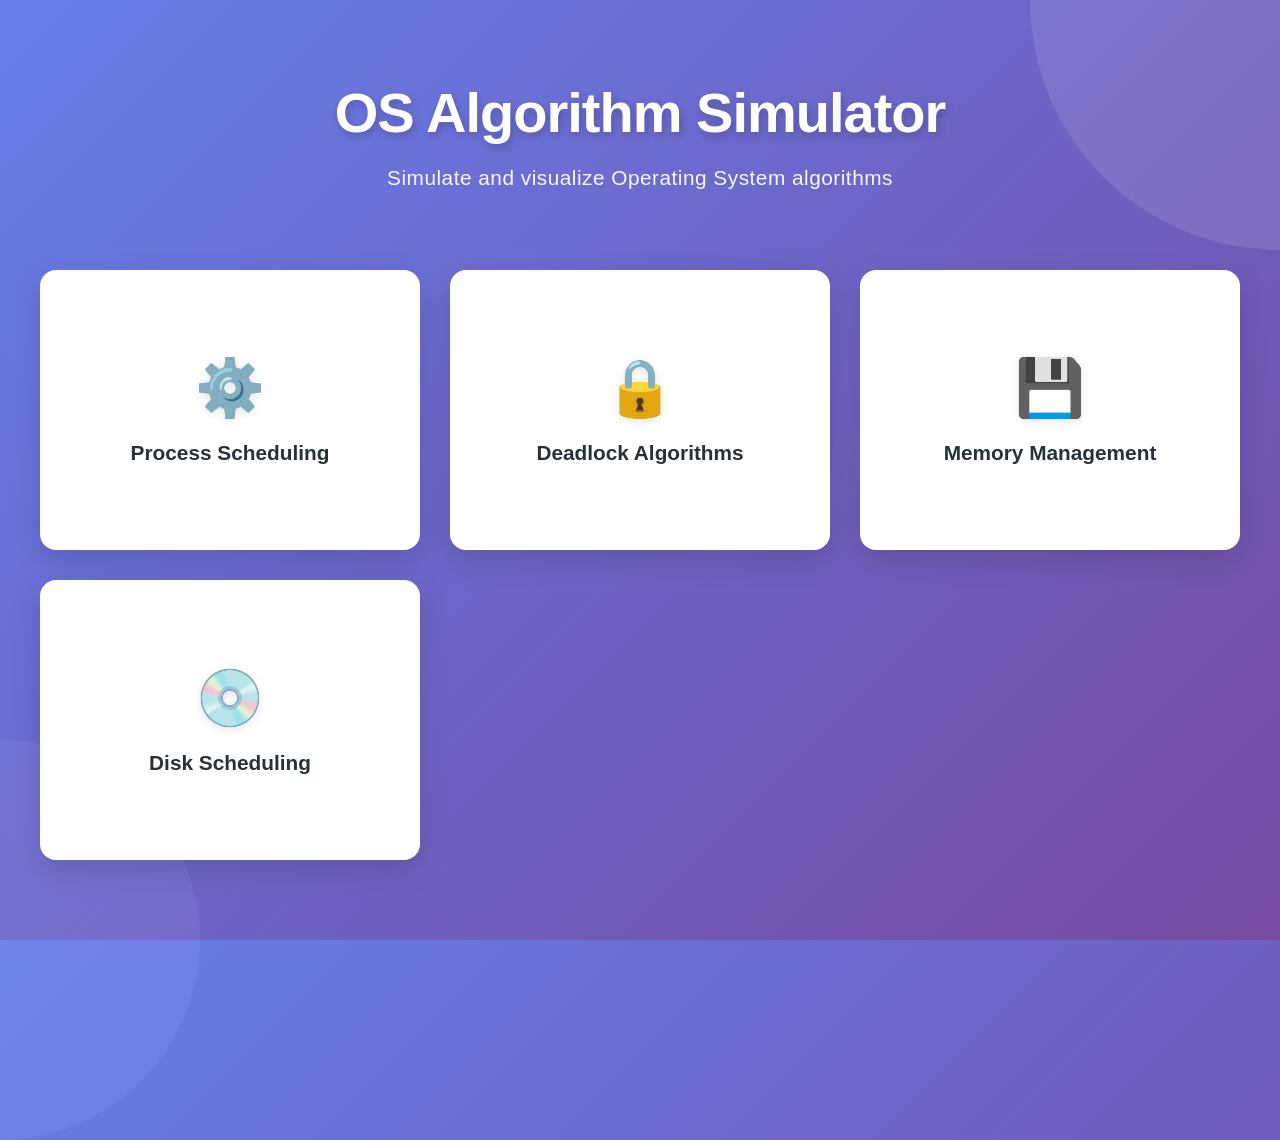
<file: index.html>
<!DOCTYPE html>
<html lang="en">
<head>
    <meta charset="UTF-8">
    <meta name="viewport" content="width=device-width, initial-scale=1.0">
    <title>OS Algorithm Simulator</title>
    <link rel="stylesheet" href="css/style.css">
</head>

<body class="home-page">

<div class="hero">
    <h1>OS Algorithm Simulator</h1>
    <p>Simulate and visualize Operating System algorithms</p>
</div>

<div class="card-section">
    <div class="container">
        <a href="pages/process.html" class="card">
            <span class="card-icon">⚙️</span>
            <span class="card-title">Process Scheduling</span>
            <span class="card-arrow">→</span>
        </a>
        <a href="pages/deadlock.html" class="card">
            <span class="card-icon">🔒</span>
            <span class="card-title">Deadlock Algorithms</span>
            <span class="card-arrow">→</span>
        </a>
        <a href="pages/memory.html" class="card">
            <span class="card-icon">💾</span>
            <span class="card-title">Memory Management</span>
            <span class="card-arrow">→</span>
        </a>
        <a href="pages/disk.html" class="card">
            <span class="card-icon">💿</span>
            <span class="card-title">Disk Scheduling</span>
            <span class="card-arrow">→</span>
        </a>
    </div>
</div>

</body>
</html>
</file>
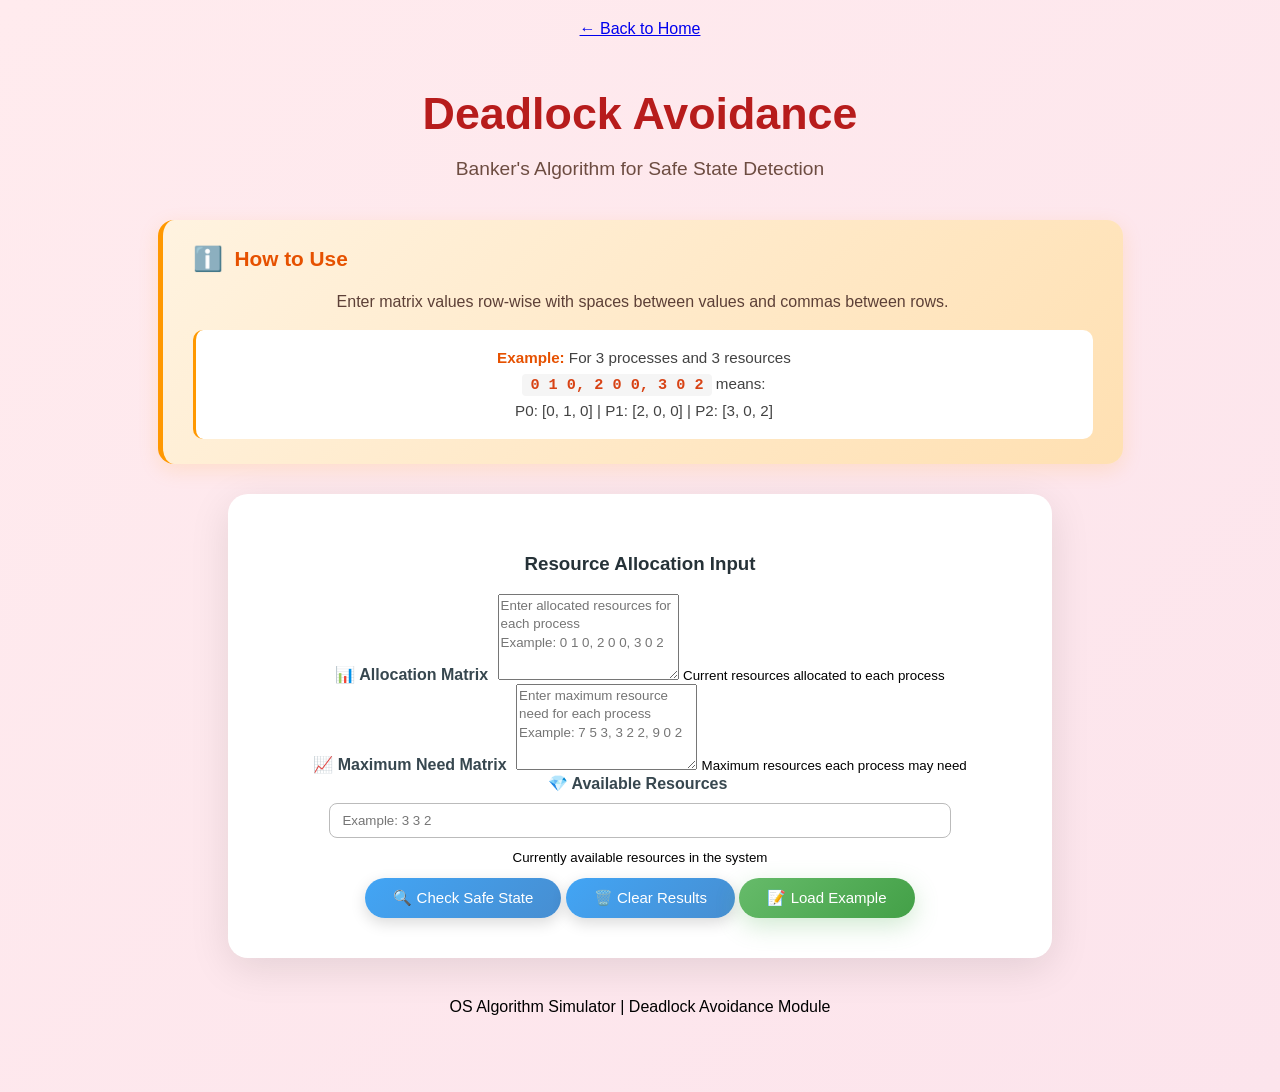
<file: pages/deadlock.html>
<!DOCTYPE html>
<html lang="en">
<head>
    <meta charset="UTF-8">
    <meta name="viewport" content="width=device-width, initial-scale=1.0">
    <title>Deadlock – Banker's Algorithm</title>
    <link rel="stylesheet" href="../css/style.css">
</head>

<body class="deadlock-page">

<!-- Navigation -->
<nav class="top-nav">
    <a href="../index.html" class="nav-link">← Back to Home</a>
</nav>

<!-- Hero Section -->
<div class="hero">
    <h2>Deadlock Avoidance</h2>
    <p>Banker's Algorithm for Safe State Detection</p>
</div>

<!-- Information Card -->
<div class="info-card">
    <div class="info-header">
        <span class="info-icon">ℹ️</span>
        <h3>How to Use</h3>
    </div>
    <p>Enter matrix values row-wise with spaces between values and commas between rows.</p>
    <div class="example-box">
        <strong>Example:</strong> For 3 processes and 3 resources<br>
        <code>0 1 0, 2 0 0, 3 0 2</code> means:<br>
        P0: [0, 1, 0] | P1: [2, 0, 0] | P2: [3, 0, 2]
    </div>
</div>

<!-- Input Form -->
<div class="form-card">
    <h3 class="section-title">Resource Allocation Input</h3>
    
    <div class="form-section">
        <div class="input-group">
            <label for="allocation">
                <span class="label-icon">📊</span>
                Allocation Matrix
            </label>
            <textarea id="allocation" class="input-field textarea-field" rows="3" placeholder="Enter allocated resources for each process
Example: 0 1 0, 2 0 0, 3 0 2"></textarea>
            <small class="input-hint">Current resources allocated to each process</small>
        </div>

        <div class="input-group">
            <label for="max">
                <span class="label-icon">📈</span>
                Maximum Need Matrix
            </label>
            <textarea id="max" class="input-field textarea-field" rows="3" placeholder="Enter maximum resource need for each process
Example: 7 5 3, 3 2 2, 9 0 2"></textarea>
            <small class="input-hint">Maximum resources each process may need</small>
        </div>

        <div class="input-group">
            <label for="available">
                <span class="label-icon">💎</span>
                Available Resources
            </label>
            <input id="available" type="text" class="input-field" placeholder="Example: 3 3 2">
            <small class="input-hint">Currently available resources in the system</small>
        </div>
    </div>

    <div class="button-group">
        <button onclick="simulateBanker()" class="btn btn-primary">
            <span class="btn-icon">🔍</span>
            Check Safe State
        </button>
        <button onclick="clearResults()" class="btn btn-secondary">
            <span class="btn-icon">🗑️</span>
            Clear Results
        </button>
        <button onclick="loadExample()" class="btn btn-tertiary">
            <span class="btn-icon">📝</span>
            Load Example
        </button>
    </div>
</div>

<!-- Results Section -->
<div id="results-section">
    <div id="output"></div>
</div>

<!-- Footer -->
<footer class="page-footer">
    <p>OS Algorithm Simulator | Deadlock Avoidance Module</p>
</footer>

<script src="../js/deadlock.js"></script>
<script>
function clearResults() {
    document.getElementById('output').innerHTML = '';
}

function loadExample() {
    document.getElementById('allocation').value = '0 1 0, 2 0 0, 3 0 2';
    document.getElementById('max').value = '7 5 3, 3 2 2, 9 0 2';
    document.getElementById('available').value = '3 3 2';
}
</script>

</body>
</html>
</file>
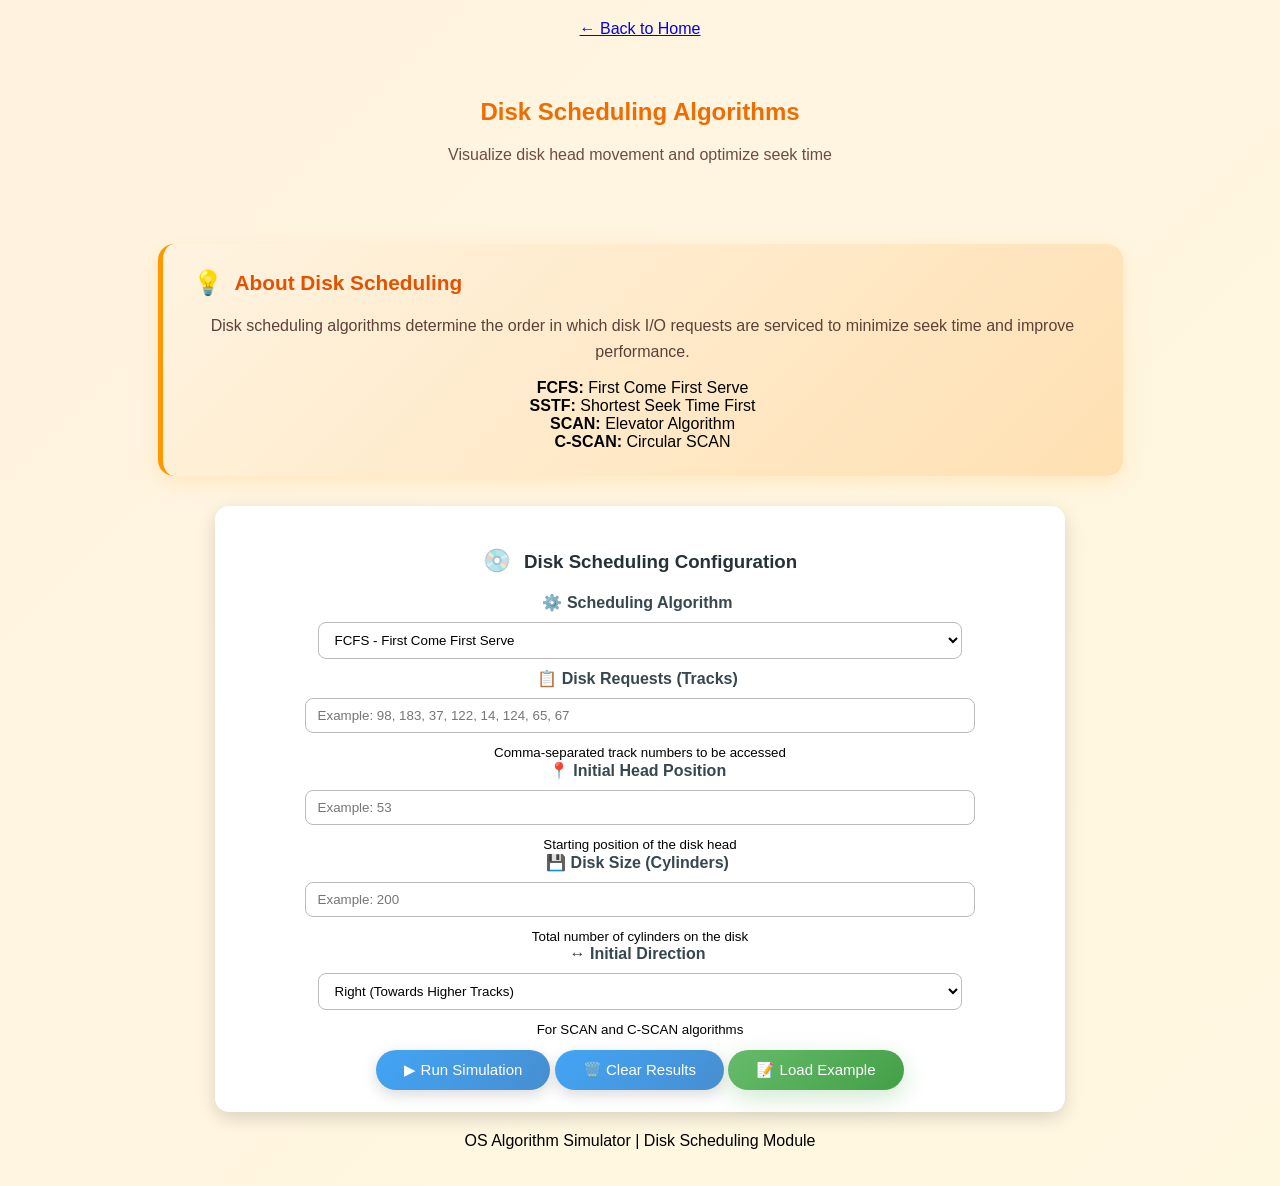
<file: pages/disk.html>
<!DOCTYPE html>
<html lang="en">
<head>
    <meta charset="UTF-8">
    <meta name="viewport" content="width=device-width, initial-scale=1.0">
    <title>Disk Scheduling</title>
    <link rel="stylesheet" href="../css/style.css">
</head>

<body class="disk-page">

<!-- Navigation -->
<nav class="top-nav">
    <a href="../index.html" class="nav-link">← Back to Home</a>
</nav>

<!-- Hero Section -->
<div class="hero">
    <h2>Disk Scheduling Algorithms</h2>
    <p>Visualize disk head movement and optimize seek time</p>
</div>

<!-- Information Card -->
<div class="info-card disk-info">
    <div class="info-header">
        <span class="info-icon">💡</span>
        <h3>About Disk Scheduling</h3>
    </div>
    <p>Disk scheduling algorithms determine the order in which disk I/O requests are serviced to minimize seek time and improve performance.</p>
    <div class="algo-grid">
        <div class="algo-item">
            <strong>FCFS:</strong> First Come First Serve
        </div>
        <div class="algo-item">
            <strong>SSTF:</strong> Shortest Seek Time First
        </div>
        <div class="algo-item">
            <strong>SCAN:</strong> Elevator Algorithm
        </div>
        <div class="algo-item">
            <strong>C-SCAN:</strong> Circular SCAN
        </div>
    </div>
</div>

<!-- Input Form -->
<div class="form-card">
    <h3 class="section-title">
        <span class="title-icon">💿</span>
        Disk Scheduling Configuration
    </h3>
    
    <div class="form-section">
        <div class="input-group">
            <label for="diskAlgo">
                <span class="label-icon">⚙️</span>
                Scheduling Algorithm
            </label>
            <select id="diskAlgo" class="input-field">
                <option value="fcfs">FCFS - First Come First Serve</option>
                <option value="sstf">SSTF - Shortest Seek Time First</option>
                <option value="scan">SCAN - Elevator Algorithm</option>
                <option value="cscan">C-SCAN - Circular SCAN</option>
            </select>
        </div>

        <div class="input-row">
            <div class="input-group">
                <label for="requests">
                    <span class="label-icon">📋</span>
                    Disk Requests (Tracks)
                </label>
                <input id="requests" type="text" class="input-field" placeholder="Example: 98, 183, 37, 122, 14, 124, 65, 67">
                <small class="input-hint">Comma-separated track numbers to be accessed</small>
            </div>

            <div class="input-group">
                <label for="head">
                    <span class="label-icon">📍</span>
                    Initial Head Position
                </label>
                <input id="head" type="number" class="input-field" placeholder="Example: 53" min="0">
                <small class="input-hint">Starting position of the disk head</small>
            </div>
        </div>

        <div class="input-row">
            <div class="input-group">
                <label for="diskSize">
                    <span class="label-icon">💾</span>
                    Disk Size (Cylinders)
                </label>
                <input id="diskSize" type="number" class="input-field" placeholder="Example: 200" min="1">
                <small class="input-hint">Total number of cylinders on the disk</small>
            </div>

            <div class="input-group">
                <label for="direction">
                    <span class="label-icon">↔️</span>
                    Initial Direction
                </label>
                <select id="direction" class="input-field">
                    <option value="right">Right (Towards Higher Tracks)</option>
                    <option value="left">Left (Towards Lower Tracks)</option>
                </select>
                <small class="input-hint">For SCAN and C-SCAN algorithms</small>
            </div>
        </div>
    </div>

    <div class="button-group">
        <button onclick="simulateDisk()" class="btn btn-primary">
            <span class="btn-icon">▶</span>
            Run Simulation
        </button>
        <button onclick="clearResults()" class="btn btn-secondary">
            <span class="btn-icon">🗑️</span>
            Clear Results
        </button>
        <button onclick="loadExample()" class="btn btn-tertiary">
            <span class="btn-icon">📝</span>
            Load Example
        </button>
    </div>
</div>

<!-- Results Section -->
<div id="results-section">
    <div id="output"></div>
</div>

<!-- Footer -->
<footer class="page-footer">
    <p>OS Algorithm Simulator | Disk Scheduling Module</p>
</footer>

<script src="../js/disk.js"></script>
<script>
function clearResults() {
    document.getElementById('output').innerHTML = '';
}

function loadExample() {
    document.getElementById('requests').value = '98, 183, 37, 122, 14, 124, 65, 67';
    document.getElementById('head').value = '53';
    document.getElementById('diskSize').value = '200';
    document.getElementById('direction').value = 'right';
}
</script>

</body>
</html>
</file>
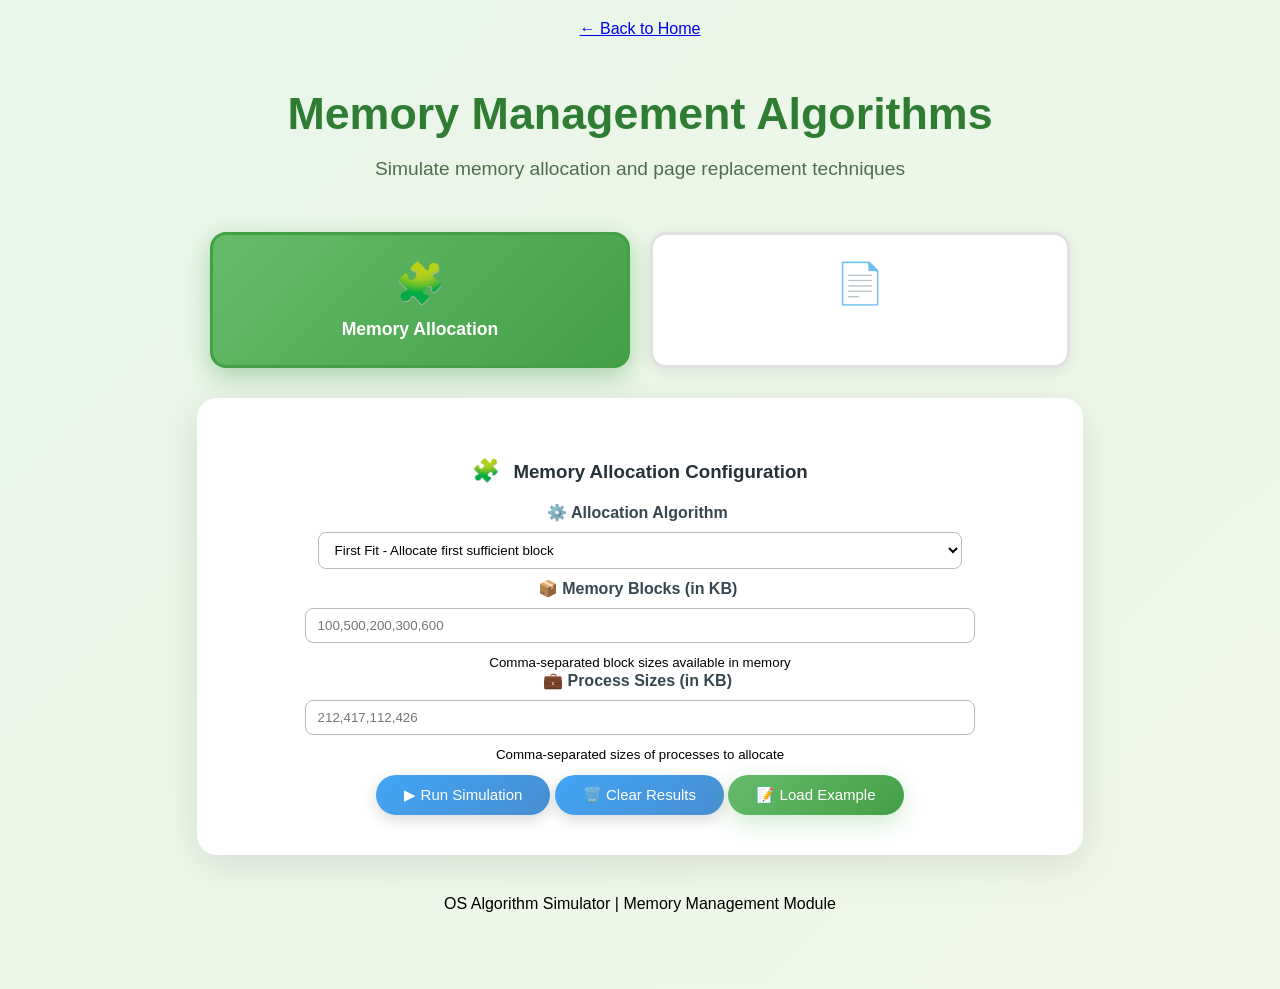
<file: pages/memory.html>
<!DOCTYPE html>
<html lang="en">
<head>
    <meta charset="UTF-8">
    <meta name="viewport" content="width=device-width, initial-scale=1.0">
    <title>Memory Management</title>
    <link rel="stylesheet" href="../css/style.css">
</head>

<body class="memory-page">

<!-- Navigation -->
<nav class="top-nav">
    <a href="../index.html" class="nav-link">← Back to Home</a>
</nav>

<!-- Hero Section -->
<div class="hero">
    <h2>Memory Management Algorithms</h2>
    <p>Simulate memory allocation and page replacement techniques</p>
</div>

<!-- Category Selection Card -->
<div class="category-card">
    <div class="category-selector">
        <button class="category-btn active" onclick="switchCategory('allocation')" id="btn-allocation">
            <span class="category-icon">🧩</span>
            <span class="category-label">Memory Allocation</span>
        </button>
        <button class="category-btn" onclick="switchCategory('paging')" id="btn-paging">
            <span class="category-icon">📄</span>
            <span class="category-label">Page Replacement</span>
        </button>
    </div>
</div>

<!-- Legacy Category Selector (Hidden but functional for compatibility) -->
<div style="display: none;">
    <select id="category" onchange="toggleCategory()">
        <option value="allocation">Memory Allocation</option>
        <option value="paging">Page Replacement</option>
    </select>
</div>

<!-- Input Form -->
<div class="form-card">
    <!-- MEMORY ALLOCATION SECTION -->
    <div id="allocation" class="algorithm-section">
        <h3 class="section-title">
            <span class="title-icon">🧩</span>
            Memory Allocation Configuration
        </h3>
        
        <div class="form-section">
            <div class="input-group">
                <label for="allocAlgo">
                    <span class="label-icon">⚙️</span>
                    Allocation Algorithm
                </label>
                <select id="allocAlgo" class="input-field">
                    <option value="ff">First Fit - Allocate first sufficient block</option>
                    <option value="bf">Best Fit - Allocate smallest sufficient block</option>
                    <option value="wf">Worst Fit - Allocate largest available block</option>
                </select>
            </div>

            <div class="input-group">
                <label for="blocks">
                    <span class="label-icon">📦</span>
                    Memory Blocks (in KB)
                </label>
                <input id="blocks" type="text" class="input-field" placeholder="100,500,200,300,600" value="">
                <small class="input-hint">Comma-separated block sizes available in memory</small>
            </div>

            <div class="input-group">
                <label for="processes">
                    <span class="label-icon">💼</span>
                    Process Sizes (in KB)
                </label>
                <input id="processes" type="text" class="input-field" placeholder="212,417,112,426" value="">
                <small class="input-hint">Comma-separated sizes of processes to allocate</small>
            </div>
        </div>
    </div>

    <!-- PAGE REPLACEMENT SECTION -->
    <div id="paging" class="algorithm-section" style="display:none">
        <h3 class="section-title">
            <span class="title-icon">📄</span>
            Page Replacement Configuration
        </h3>
        
        <div class="form-section">
            <div class="input-group">
                <label for="pageAlgo">
                    <span class="label-icon">⚙️</span>
                    Page Replacement Algorithm
                </label>
                <select id="pageAlgo" class="input-field">
                    <option value="fifo">FIFO - First In First Out</option>
                    <option value="lru">LRU - Least Recently Used</option>
                    <option value="opt">Optimal - Replace page not used for longest time</option>
                </select>
            </div>

            <div class="input-group">
                <label for="pages">
                    <span class="label-icon">📑</span>
                    Page Reference String
                </label>
                <input id="pages" type="text" class="input-field" placeholder="7,0,1,2,0,3,0,4,2,3" value="">
                <small class="input-hint">Comma-separated page numbers in order of reference</small>
            </div>

            <div class="input-group">
                <label for="frames">
                    <span class="label-icon">🖼️</span>
                    Number of Frames
                </label>
                <input id="frames" type="number" class="input-field" placeholder="3" min="1" max="10">
                <small class="input-hint">Number of page frames available in memory</small>
            </div>
        </div>
    </div>

    <div class="button-group">
        <button onclick="simulateMemory()" class="btn btn-primary">
            <span class="btn-icon">▶</span>
            Run Simulation
        </button>
        <button onclick="clearResults()" class="btn btn-secondary">
            <span class="btn-icon">🗑️</span>
            Clear Results
        </button>
        <button onclick="loadExample()" class="btn btn-tertiary">
            <span class="btn-icon">📝</span>
            Load Example
        </button>
    </div>
</div>

<!-- Results Section -->
<div id="results-section">
    <div id="output"></div>
</div>

<!-- Footer -->
<footer class="page-footer">
    <p>OS Algorithm Simulator | Memory Management Module</p>
</footer>

<script src="../js/memory.js"></script>
<script>
function switchCategory(category) {
    // Update hidden select for compatibility with existing JS
    document.getElementById('category').value = category;
    
    // Hide all sections
    document.getElementById('allocation').style.display = 'none';
    document.getElementById('paging').style.display = 'none';
    
    // Remove active class from all buttons
    document.getElementById('btn-allocation').classList.remove('active');
    document.getElementById('btn-paging').classList.remove('active');
    
    // Show selected section and activate button
    document.getElementById(category).style.display = 'block';
    document.getElementById('btn-' + category).classList.add('active');
    
    // Clear results when switching
    clearResults();
}

function clearResults() {
    document.getElementById('output').innerHTML = '';
}

function loadExample() {
    const activeCategory = document.getElementById('allocation').style.display !== 'none' ? 'allocation' : 'paging';
    
    if (activeCategory === 'allocation') {
        document.getElementById('blocks').value = '100,500,200,300,600';
        document.getElementById('processes').value = '212,417,112,426';
    } else {
        document.getElementById('pages').value = '7,0,1,2,0,3,0,4,2,3,0,3,2';
        document.getElementById('frames').value = '3';
    }
}

// Legacy function for compatibility with existing memory.js
function toggleCategory() {
    const category = document.getElementById('category').value;
    switchCategory(category);
}
</script>

</body>
</html>
</file>
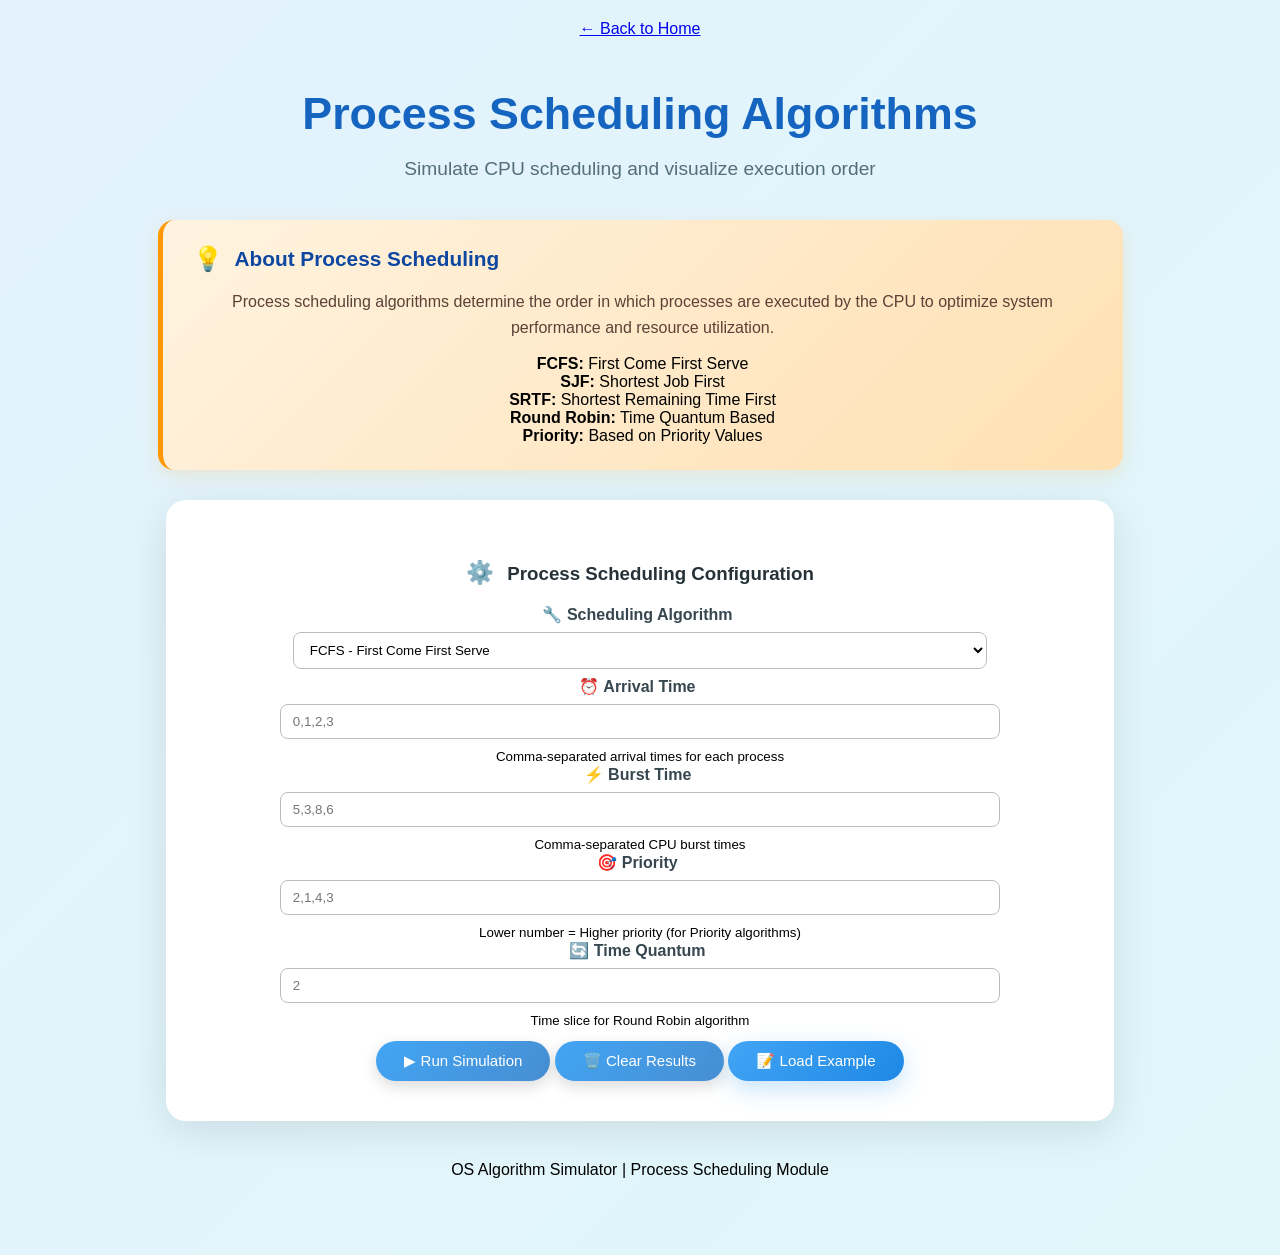
<file: pages/process.html>
<!DOCTYPE html>
<html lang="en">
<head>
    <meta charset="UTF-8">
    <meta name="viewport" content="width=device-width, initial-scale=1.0">
    <title>Process Scheduling Simulator</title>
    <link rel="stylesheet" href="../css/style.css">
</head>

<body class="process-page">

<!-- Navigation -->
<nav class="top-nav">
    <a href="../index.html" class="nav-link">← Back to Home</a>
</nav>

<!-- Hero Section -->
<div class="hero">
    <h2>Process Scheduling Algorithms</h2>
    <p>Simulate CPU scheduling and visualize execution order</p>
</div>

<!-- Information Card -->
<div class="info-card process-info">
    <div class="info-header">
        <span class="info-icon">💡</span>
        <h3>About Process Scheduling</h3>
    </div>
    <p>Process scheduling algorithms determine the order in which processes are executed by the CPU to optimize system performance and resource utilization.</p>
    <div class="algo-grid">
        <div class="algo-item">
            <strong>FCFS:</strong> First Come First Serve
        </div>
        <div class="algo-item">
            <strong>SJF:</strong> Shortest Job First
        </div>
        <div class="algo-item">
            <strong>SRTF:</strong> Shortest Remaining Time First
        </div>
        <div class="algo-item">
            <strong>Round Robin:</strong> Time Quantum Based
        </div>
        <div class="algo-item">
            <strong>Priority:</strong> Based on Priority Values
        </div>
    </div>
</div>

<!-- Input Form -->
<div class="form-card">
    <h3 class="section-title">
        <span class="title-icon">⚙️</span>
        Process Scheduling Configuration
    </h3>
    
    <div class="form-section">
        <div class="input-group">
            <label for="algo">
                <span class="label-icon">🔧</span>
                Scheduling Algorithm
            </label>
            <select id="algo" class="input-field">
                <option value="fcfs">FCFS - First Come First Serve</option>
                <option value="sjf">SJF - Shortest Job First</option>
                <option value="srtf">SRTF - Shortest Remaining Time First</option>
                <option value="rr">Round Robin - Time Quantum Based</option>
                <option value="pnp">Priority (Non-Preemptive)</option>
                <option value="pp">Priority (Preemptive)</option>
            </select>
        </div>

        <div class="input-row">
            <div class="input-group">
                <label for="arrival">
                    <span class="label-icon">⏰</span>
                    Arrival Time
                </label>
                <input id="arrival" type="text" class="input-field" placeholder="0,1,2,3" value="">
                <small class="input-hint">Comma-separated arrival times for each process</small>
            </div>

            <div class="input-group">
                <label for="burst">
                    <span class="label-icon">⚡</span>
                    Burst Time
                </label>
                <input id="burst" type="text" class="input-field" placeholder="5,3,8,6" value="">
                <small class="input-hint">Comma-separated CPU burst times</small>
            </div>
        </div>

        <div class="input-row">
            <div class="input-group">
                <label for="priority">
                    <span class="label-icon">🎯</span>
                    Priority
                </label>
                <input id="priority" type="text" class="input-field" placeholder="2,1,4,3" value="">
                <small class="input-hint">Lower number = Higher priority (for Priority algorithms)</small>
            </div>

            <div class="input-group">
                <label for="quantum">
                    <span class="label-icon">🔄</span>
                    Time Quantum
                </label>
                <input id="quantum" type="number" class="input-field" placeholder="2" min="1" value="">
                <small class="input-hint">Time slice for Round Robin algorithm</small>
            </div>
        </div>
    </div>

    <div class="button-group">
        <button onclick="simulate()" class="btn btn-primary">
            <span class="btn-icon">▶</span>
            Run Simulation
        </button>
        <button onclick="clearResults()" class="btn btn-secondary">
            <span class="btn-icon">🗑️</span>
            Clear Results
        </button>
        <button onclick="loadExample()" class="btn btn-tertiary">
            <span class="btn-icon">📝</span>
            Load Example
        </button>
    </div>
</div>

<!-- Results Section -->
<div id="results-section">
    <div id="gantt"></div>
    <div id="table"></div>
</div>

<!-- Footer -->
<footer class="page-footer">
    <p>OS Algorithm Simulator | Process Scheduling Module</p>
</footer>

<script src="../js/process.js"></script>
<script>
function clearResults() {
    document.getElementById('gantt').innerHTML = '';
    document.getElementById('table').innerHTML = '';
}

function loadExample() {
    document.getElementById('arrival').value = '0,1,2,3';
    document.getElementById('burst').value = '5,3,8,6';
    document.getElementById('priority').value = '2,1,4,3';
    document.getElementById('quantum').value = '2';
}
</script>

</body>
</html>
</file>
<file: css/style.css>
/* ================= GLOBAL ================= */
body {
    font-family: "Segoe UI", Arial, sans-serif;
    margin: 0;
    padding: 20px;
    text-align: center;
    transition: background 0.4s ease;
}

/* ================= PAGE AURAS ================= */
.home-page {
    background: linear-gradient(135deg, #667eea 0%, #764ba2 100%);
    min-height: 100vh;
    position: relative;
    overflow: hidden;
}

.home-page::before {
    content: '';
    position: absolute;
    width: 500px;
    height: 500px;
    background: rgba(255, 255, 255, 0.1);
    border-radius: 50%;
    top: -250px;
    right: -250px;
    animation: float 6s ease-in-out infinite;
    z-index: 0;
}

.home-page::after {
    content: '';
    position: absolute;
    width: 400px;
    height: 400px;
    background: rgba(255, 255, 255, 0.05);
    border-radius: 50%;
    bottom: -200px;
    left: -200px;
    animation: float 8s ease-in-out infinite reverse;
    z-index: 0;
}

@keyframes float {
    0%, 100% { transform: translateY(0px); }
    50% { transform: translateY(-20px); }
}

.process-page {
    background: linear-gradient(135deg, #e3f2fd, #e0f7fa);
}

.memory-page {
    background: linear-gradient(135deg, #e8f5e9, #f1f8e9);
}

.disk-page {
    background: linear-gradient(135deg, #fff3e0, #fff8e1);
}

.deadlock-page {
    background: linear-gradient(135deg, #ffebee, #fce4ec);
}

/* ================= HEADINGS ================= */
h1, h2, h3 {
    color: #263238;
}

/* ================= INPUT SECTION ================= */
label {
    font-weight: 600;
    margin-right: 5px;
    color: #37474f;
}

input, select {
    padding: 9px 12px;
    margin: 6px;
    width: 170px;
    border-radius: 8px;
    border: 1px solid #bbb;
    background: #ffffff;
}

button {
    padding: 11px 28px;
    margin-top: 12px;
    border-radius: 25px;
    border: none;
    background: linear-gradient(135deg, #42a5f5, #478ed1);
    color: white;
    font-size: 15px;
    cursor: pointer;
    box-shadow: 0 5px 15px rgba(0,0,0,0.15);
}

button:hover {
    transform: translateY(-2px);
    box-shadow: 0 8px 20px rgba(0,0,0,0.25);
}

/* ================= COMMON CONTAINERS ================= */
#gantt, #table, #output {
    background: white;
    padding: 18px;
    margin: 25px auto;
    width: 90%;
    border-radius: 14px;
    box-shadow: 0 6px 18px rgba(0,0,0,0.15);
}

/* ================= GANTT CHART ================= */
.gantt-row {
    display: flex;
    justify-content: flex-start;
    overflow-x: auto;
}

.gantt-block {
    min-width: 85px;
    padding: 14px 6px;
    margin-right: 6px;
    border-radius: 12px;
    font-weight: bold;
    color: #263238;
    box-shadow: 0 4px 10px rgba(0,0,0,0.15);
    animation: pop 0.35s ease;
}

.process {
    background: linear-gradient(135deg, #90caf9, #64b5f6);
}

.idle {
    background: linear-gradient(135deg, #ef9a9a, #e57373);
}

/* ================= TABLE ================= */
table {
    margin: auto;
    width: 70%;
    border-collapse: collapse;
    background: white;
    border-radius: 12px;
    overflow: hidden;
}

th {
    background: linear-gradient(135deg, #42a5f5, #478ed1);
    color: white;
    padding: 12px;
}

td {
    padding: 10px;
    border-bottom: 1px solid #eee;
}

tr:hover {
    background: #f5f5f5;
}

/* ================= MEMORY VISUALIZATION ================= */
.memory-container {
    display: flex;
    justify-content: center;
    gap: 22px;
    flex-wrap: wrap;
}

.memory-block {
    width: 140px;
    border-radius: 12px;
    overflow: hidden;
    box-shadow: 0 4px 14px rgba(0,0,0,0.2);
}

.block-used {
    background: linear-gradient(135deg, #66bb6a, #43a047);
    color: white;
    padding: 10px;
    font-weight: bold;
}

.block-free {
    background: linear-gradient(135deg, #aed581, #c5e1a5);
    padding: 10px;
}

/* ================= PAGE REPLACEMENT ================= */
.frame-table {
    margin: auto;
    border-collapse: collapse;
}

.page-fault {
    background: linear-gradient(135deg, #ef5350, #e53935);
    color: white;
}

.page-hit {
    background: linear-gradient(135deg, #66bb6a, #43a047);
    color: white;
}

/* ================= DISK ================= */
.disk-bar {
    display: flex;
    justify-content: center;
    flex-wrap: wrap;
    gap: 6px;
}

.disk-step {
    background: linear-gradient(135deg, #ffb74d, #ffa726);
    padding: 8px;
    min-width: 55px;
    border-radius: 10px;
    font-weight: bold;
    box-shadow: 0 3px 8px rgba(0,0,0,0.2);
}

.disk-head {
    background: linear-gradient(135deg, #ff7043, #f4511e);
    color: white;
}

/* ================= DISK GRAPH ================= */
.disk-graph {
    margin: 30px auto;
    width: 90%;
    height: 220px;
    border-left: 3px solid #444;
    border-bottom: 3px solid #444;
    position: relative;
}

.disk-point {
    position: absolute;
    width: 12px;
    height: 12px;
    background: #f44336;
    border-radius: 50%;
}

.disk-line {
    position: absolute;
    height: 3px;
    background: #37474f;
    transform-origin: left center;
}

/* ================= ANIMATION ================= */
@keyframes pop {
    from { transform: scale(0.75); opacity: 0; }
    to { transform: scale(1); opacity: 1; }
}

@keyframes fadeInDown {
    from {
        opacity: 0;
        transform: translateY(-30px);
    }
    to {
        opacity: 1;
        transform: translateY(0);
    }
}

@keyframes fadeInUp {
    from {
        opacity: 0;
        transform: translateY(30px);
    }
    to {
        opacity: 1;
        transform: translateY(0);
    }
}

/* ===== Home Page Enhancements ===== */
.hero {
    margin: 60px 0 80px;
    position: relative;
    z-index: 1;
    animation: fadeInDown 0.8s ease-out;
}

.home-page .hero h1 {
    font-size: 3.5rem;
    color: white;
    font-weight: 700;
    margin-bottom: 15px;
    text-shadow: 2px 4px 8px rgba(0, 0, 0, 0.2);
    letter-spacing: -1px;
}

.home-page .hero p {
    font-size: 1.3rem;
    color: white;
    opacity: 0.95;
    font-weight: 300;
    letter-spacing: 0.5px;
}

.card-section {
    margin-top: 0;
    position: relative;
    z-index: 1;
}

.container {
    display: grid;
    grid-template-columns: repeat(auto-fit, minmax(280px, 1fr));
    gap: 30px;
    max-width: 1200px;
    margin: 0 auto;
    padding: 0 20px;
    animation: fadeInUp 0.8s ease-out 0.2s both;
}

.card {
    background: white;
    color: #263238;
    padding: 40px 30px;
    border-radius: 16px;
    font-size: 1.3rem;
    font-weight: 600;
    text-decoration: none;
    box-shadow: 0 10px 30px rgba(0, 0, 0, 0.15);
    transition: all 0.3s cubic-bezier(0.4, 0, 0.2, 1);
    position: relative;
    overflow: hidden;
    display: flex;
    flex-direction: column;
    align-items: center;
    justify-content: center;
    min-height: 200px;
}

.card::before {
    content: '';
    position: absolute;
    top: 0;
    left: 0;
    width: 100%;
    height: 4px;
    background: linear-gradient(90deg, #667eea, #764ba2);
    transform: scaleX(0);
    transform-origin: left;
    transition: transform 0.3s ease;
}

.card:hover::before {
    transform: scaleX(1);
}

.card:hover {
    transform: translateY(-8px);
    box-shadow: 0 20px 40px rgba(0, 0, 0, 0.2);
}

.card-icon {
    font-size: 3.5rem;
    margin-bottom: 20px;
    display: block;
    filter: drop-shadow(0 2px 4px rgba(0,0,0,0.1));
}

.card-title {
    display: block;
    text-align: center;
}

.card-arrow {
    position: absolute;
    right: 30px;
    top: 50%;
    transform: translateY(-50%) translateX(-10px);
    opacity: 0;
    font-size: 1.5rem;
    transition: all 0.3s ease;
    color: #667eea;
}

.card:hover .card-arrow {
    opacity: 1;
    transform: translateY(-50%) translateX(0);
}

/* Card staggered animation */
.card:nth-child(1) { animation-delay: 0.3s; }
.card:nth-child(2) { animation-delay: 0.4s; }
.card:nth-child(3) { animation-delay: 0.5s; }
.card:nth-child(4) { animation-delay: 0.6s; }

/* ===== Deadlock Page Enhancements ===== */
.deadlock-page .hero h2 {
    color: #b71c1c;
}

.form-card {
    background: white;
    padding: 20px;
    margin: 20px auto;
    width: 60%;
    border-radius: 14px;
    box-shadow: 0 6px 18px rgba(0,0,0,0.15);
}

.form-card input {
    display: block;
    width: 80%;
    margin: 10px auto;
}

/* ===== Disk Page Enhancements ===== */
.disk-page .hero h2 {
    color: #ef6c00;
}

.disk-page .hero p {
    color: #6d4c41;
}

.disk-page .form-card {
    background: white;
    padding: 22px;
    margin: 20px auto;
    width: 65%;
    border-radius: 14px;
    box-shadow: 0 6px 18px rgba(0,0,0,0.15);
}

.disk-page .form-card input,
.disk-page .form-card select {
    display: block;
    width: 80%;
    margin: 10px auto;
}

/* ===== Memory Page Enhancements ===== */
.memory-page .hero h2 {
    color: #2e7d32;
}

.memory-page .hero p {
    color: #4e6e4e;
}

.memory-page .form-card {
    background: white;
    padding: 24px;
    margin: 20px auto;
    width: 65%;
    border-radius: 16px;
    box-shadow: 0 6px 18px rgba(0,0,0,0.15);
}

.memory-page .form-card input,
.memory-page .form-card select {
    display: block;
    width: 80%;
    margin: 10px auto;
}

/* ===== Process Page Enhancements ===== */
.process-page .hero h2 {
    color: #1565c0;
}

.process-page .hero p {
    color: #37474f;
}

.process-page .form-card {
    background: white;
    padding: 24px;
    margin: 20px auto;
    width: 70%;
    border-radius: 16px;
    box-shadow: 0 6px 18px rgba(0,0,0,0.15);
}

.process-page .form-card input,
.process-page .form-card select {
    width: 80%;
    margin: 8px auto;
    display: block;
}

/* ================= RESPONSIVE ================= */
@media (max-width: 768px) {
    .home-page .hero h1 {
        font-size: 2.5rem;
    }

    .home-page .hero p {
        font-size: 1.1rem;
    }

    .container {
        grid-template-columns: 1fr;
        gap: 20px;
    }

    .card {
        padding: 35px 25px;
        min-height: 180px;
    }

    .card-icon {
        font-size: 3rem;
    }
}

@media (max-width: 480px) {
    .home-page .hero h1 {
        font-size: 2rem;
    }

    .home-page .hero p {
        font-size: 1rem;
    }

    .home-page::before,
    .home-page::after {
        display: none;
    }
}












/* ================= PROCESS PAGE ENHANCED STYLES ================= */
.process-page {
    min-height: 100vh;
    padding-bottom: 60px;
}

.process-page .hero {
    margin: 50px auto 40px;
    text-align: center;
    animation: fadeInDown 0.6s ease-out;
    max-width: 800px;
}

.process-page .hero h2 {
    color: #1565c0;
    font-size: 2.8rem;
    margin-bottom: 12px;
    font-weight: 700;
}

.process-page .hero p {
    color: #546e7a;
    font-size: 1.2rem;
    font-weight: 400;
}

/* ================= PROCESS INFO CARD ================= */
.process-info {
    background: linear-gradient(135deg, #e3f2fd 0%, #bbdefb 100%);
    padding: 25px 30px;
    margin: 0 auto 30px;
    max-width: 900px;
    border-radius: 16px;
    border-left: 5px solid #2196f3;
    box-shadow: 0 6px 20px rgba(33, 150, 243, 0.15);
    animation: fadeInUp 0.6s ease-out 0.1s both;
}

.process-info .info-header h3 {
    color: #0d47a1;
}

.process-info p {
    color: #1565c0;
}

.process-info .example-box {
    border-left: 3px solid #2196f3;
}

.process-info .example-box strong {
    color: #0d47a1;
}

.process-info .example-box code {
    color: #1565c0;
}

/* ================= PROCESS FORM CARD ================= */
.process-page .form-card {
    background: white;
    padding: 40px;
    margin: 0 auto 40px;
    max-width: 900px;
    border-radius: 20px;
    box-shadow: 0 10px 40px rgba(0,0,0,0.1);
    animation: fadeInUp 0.6s ease-out 0.2s both;
}

/* ================= PROCESS TERTIARY BUTTON ================= */
.process-page .btn-tertiary {
    background: linear-gradient(135deg, #42a5f5, #1e88e5);
    color: white;
    box-shadow: 0 8px 25px rgba(66, 165, 245, 0.3);
}

.process-page .btn-tertiary:hover {
    transform: translateY(-3px);
    box-shadow: 0 12px 30px rgba(66, 165, 245, 0.4);
}

/* ================= ENHANCED GANTT OUTPUT ================= */
#gantt {
    animation: fadeInUp 0.5s ease-out;
    margin-top: 20px;
}

#gantt:empty {
    display: none;
}

#gantt h3 {
    color: #1565c0;
    font-size: 1.5rem;
    margin-bottom: 15px;
    text-align: center;
}

/* ================= ENHANCED TABLE OUTPUT ================= */
#table {
    animation: fadeInUp 0.5s ease-out 0.1s both;
    margin-top: 20px;
}

#table:empty {
    display: none;
}

#table h3 {
    color: #1565c0;
    font-size: 1.5rem;
    margin-bottom: 15px;
    text-align: center;
}

/* Stats summary styling */
#table .stats-summary {
    background: linear-gradient(135deg, #e3f2fd, #bbdefb);
    padding: 20px;
    border-radius: 12px;
    border-left: 5px solid #2196f3;
    margin: 20px 0;
    text-align: center;
}

#table .stats-summary h4 {
    color: #0d47a1;
    margin-bottom: 10px;
}

/* ================= RESPONSIVE DESIGN ================= */
@media (max-width: 768px) {
    .process-page .hero h2 {
        font-size: 2rem;
    }

    .process-page .hero p {
        font-size: 1rem;
    }

    .process-info {
        padding: 20px;
        margin: 0 15px 25px;
    }

    .process-info .algo-grid {
        grid-template-columns: 1fr;
    }

    .process-page .form-card {
        padding: 25px 20px;
        margin: 0 15px 30px;
    }

    .input-row {
        grid-template-columns: 1fr;
    }

    .button-group {
        flex-direction: column;
    }

    .btn {
        width: 100%;
    }
}

@media (max-width: 480px) {
    .process-page .hero h2 {
        font-size: 1.6rem;
    }

    .process-info .algo-item {
        font-size: 0.85rem;
    }
}

















/* ================= DEADLOCK PAGE STYLES ================= */
.deadlock-page {
    min-height: 100vh;
    padding-bottom: 60px;
}

.deadlock-page .hero {
    margin: 50px auto 40px;
    text-align: center;
    animation: fadeInDown 0.6s ease-out;
    max-width: 800px;
}

.deadlock-page .hero h2 {
    color: #b71c1c;
    font-size: 2.8rem;
    margin-bottom: 12px;
    font-weight: 700;
}

.deadlock-page .hero p {
    color: #6d4c41;
    font-size: 1.2rem;
    font-weight: 400;
}

/* ================= INFO CARD ================= */
.info-card {
    background: linear-gradient(135deg, #fff3e0 0%, #ffe0b2 100%);
    padding: 25px 30px;
    margin: 0 auto 30px;
    max-width: 900px;
    border-radius: 16px;
    border-left: 5px solid #ff9800;
    box-shadow: 0 6px 20px rgba(255, 152, 0, 0.15);
    animation: fadeInUp 0.6s ease-out 0.1s both;
}

.info-header {
    display: flex;
    align-items: center;
    gap: 12px;
    margin-bottom: 15px;
}

.info-icon {
    font-size: 1.5rem;
}

.info-card h3 {
    color: #e65100;
    font-size: 1.3rem;
    margin: 0;
    font-weight: 600;
}

.info-card p {
    color: #5d4037;
    margin-bottom: 15px;
    line-height: 1.6;
}

.example-box {
    background: white;
    padding: 15px 20px;
    border-radius: 10px;
    border-left: 3px solid #ff9800;
    font-size: 0.95rem;
    line-height: 1.7;
    color: #424242;
}

.example-box strong {
    color: #e65100;
}

.example-box code {
    background: #f5f5f5;
    padding: 2px 8px;
    border-radius: 4px;
    font-family: 'Courier New', monospace;
    color: #d84315;
    font-weight: 600;
}

/* ================= DEADLOCK FORM CARD ================= */
.deadlock-page .form-card {
    background: white;
    padding: 40px;
    margin: 0 auto 40px;
    max-width: 900px;
    border-radius: 20px;
    box-shadow: 0 10px 40px rgba(0,0,0,0.1);
    animation: fadeInUp 0.6s ease-out 0.2s both;
}

/* ================= TEXTAREA FIELDS ================= */
.textarea-field {
    resize: vertical;
    min-height: 80px;
    line-height: 1.6;
    font-family: 'Courier New', monospace;
}

.textarea-field::placeholder {
    font-family: "Segoe UI", Arial, sans-serif;
    line-height: 1.4;
}

/* ================= TERTIARY BUTTON ================= */
.btn-tertiary {
    background: linear-gradient(135deg, #ffa726, #fb8c00);
    color: white;
    box-shadow: 0 8px 25px rgba(255, 167, 38, 0.3);
}

.btn-tertiary:hover {
    transform: translateY(-3px);
    box-shadow: 0 12px 30px rgba(255, 167, 38, 0.4);
}

/* ================= RESULTS OUTPUT ================= */
#results-section {
    max-width: 1200px;
    margin: 0 auto;
}

#output {
    animation: fadeInUp 0.5s ease-out;
    margin-top: 20px;
}

#output:empty {
    display: none;
}

/* Enhanced output styling */
#output h3 {
    color: #b71c1c;
    font-size: 1.5rem;
    margin-bottom: 15px;
}

#output .safe-sequence {
    background: linear-gradient(135deg, #c8e6c9, #a5d6a7);
    padding: 20px;
    border-radius: 12px;
    border-left: 5px solid #43a047;
    margin: 20px 0;
}

#output .unsafe-state {
    background: linear-gradient(135deg, #ffcdd2, #ef9a9a);
    padding: 20px;
    border-radius: 12px;
    border-left: 5px solid #e53935;
    margin: 20px 0;
}

/* ================= RESPONSIVE DESIGN ================= */
@media (max-width: 768px) {
    .deadlock-page .hero h2 {
        font-size: 2rem;
    }

    .deadlock-page .hero p {
        font-size: 1rem;
    }

    .info-card {
        padding: 20px;
        margin: 0 15px 25px;
    }

    .info-card h3 {
        font-size: 1.1rem;
    }

    .example-box {
        font-size: 0.85rem;
    }

    .deadlock-page .form-card {
        padding: 25px 20px;
        margin: 0 15px 30px;
    }

    .button-group {
        flex-direction: column;
    }

    .btn {
        width: 100%;
    }
}

@media (max-width: 480px) {
    .deadlock-page .hero h2 {
        font-size: 1.6rem;
    }

    .info-header {
        flex-direction: column;
        align-items: flex-start;
        gap: 8px;
    }
}




















/* ================= MEMORY PAGE STYLES ================= */
.memory-page {
    min-height: 100vh;
    padding-bottom: 60px;
}

.memory-page .hero {
    margin: 50px auto 40px;
    text-align: center;
    animation: fadeInDown 0.6s ease-out;
    max-width: 800px;
}

.memory-page .hero h2 {
    color: #2e7d32;
    font-size: 2.8rem;
    margin-bottom: 12px;
    font-weight: 700;
}

.memory-page .hero p {
    color: #4e6e4e;
    font-size: 1.2rem;
    font-weight: 400;
}

/* ================= CATEGORY SELECTION CARD ================= */
.category-card {
    max-width: 900px;
    margin: 0 auto 30px;
    animation: fadeInUp 0.6s ease-out 0.1s both;
}

.category-selector {
    display: grid;
    grid-template-columns: 1fr 1fr;
    gap: 20px;
    padding: 0 20px;
}

.category-btn {
    background: white;
    border: 3px solid #e0e0e0;
    border-radius: 16px;
    padding: 25px 20px;
    cursor: pointer;
    transition: all 0.3s ease;
    display: flex;
    flex-direction: column;
    align-items: center;
    gap: 12px;
    box-shadow: 0 4px 15px rgba(0,0,0,0.08);
}

.category-btn:hover {
    transform: translateY(-4px);
    box-shadow: 0 8px 25px rgba(0,0,0,0.12);
    border-color: #66bb6a;
}

.category-btn.active {
    background: linear-gradient(135deg, #66bb6a, #43a047);
    border-color: #43a047;
    color: white;
    box-shadow: 0 8px 25px rgba(67, 160, 71, 0.4);
}

.category-icon {
    font-size: 2.5rem;
    transition: transform 0.3s ease;
}

.category-btn:hover .category-icon {
    transform: scale(1.1);
}

.category-label {
    font-size: 1.1rem;
    font-weight: 600;
    text-align: center;
}

.category-btn.active .category-label {
    color: white;
}

/* ================= ALGORITHM SECTIONS ================= */
.algorithm-section {
    animation: fadeIn 0.4s ease-out;
}

@keyframes fadeIn {
    from {
        opacity: 0;
    }
    to {
        opacity: 1;
    }
}

.title-icon {
    font-size: 1.4rem;
    margin-right: 8px;
}

/* ================= MEMORY FORM CARD ================= */
.memory-page .form-card {
    background: white;
    padding: 40px;
    margin: 0 auto 40px;
    max-width: 900px;
    border-radius: 20px;
    box-shadow: 0 10px 40px rgba(0,0,0,0.1);
    animation: fadeInUp 0.6s ease-out 0.2s both;
}

/* ================= TERTIARY BUTTON (Orange) ================= */
.btn-tertiary {
    background: linear-gradient(135deg, #66bb6a, #43a047);
    color: white;
    box-shadow: 0 8px 25px rgba(102, 187, 106, 0.3);
}

.btn-tertiary:hover {
    transform: translateY(-3px);
    box-shadow: 0 12px 30px rgba(102, 187, 106, 0.4);
}

/* ================= ENHANCED OUTPUT STYLING ================= */
#output .memory-visualization {
    display: flex;
    justify-content: center;
    gap: 20px;
    flex-wrap: wrap;
    margin: 25px 0;
}

#output .allocation-result {
    background: linear-gradient(135deg, #c8e6c9, #a5d6a7);
    padding: 20px;
    border-radius: 12px;
    border-left: 5px solid #43a047;
    margin: 15px 0;
}

#output .page-fault-info {
    background: linear-gradient(135deg, #fff9c4, #fff59d);
    padding: 20px;
    border-radius: 12px;
    border-left: 5px solid #fbc02d;
    margin: 15px 0;
    font-size: 1.1rem;
    font-weight: 600;
}

#output .page-hit-info {
    background: linear-gradient(135deg, #c8e6c9, #a5d6a7);
    padding: 20px;
    border-radius: 12px;
    border-left: 5px solid #43a047;
    margin: 15px 0;
    font-size: 1.1rem;
    font-weight: 600;
}

/* ================= RESPONSIVE DESIGN ================= */
@media (max-width: 768px) {
    .memory-page .hero h2 {
        font-size: 2rem;
    }

    .memory-page .hero p {
        font-size: 1rem;
    }

    .category-selector {
        grid-template-columns: 1fr;
        gap: 15px;
    }

    .category-btn {
        padding: 20px 15px;
    }

    .category-icon {
        font-size: 2rem;
    }

    .category-label {
        font-size: 1rem;
    }

    .memory-page .form-card {
        padding: 25px 20px;
        margin: 0 15px 30px;
    }

    .button-group {
        flex-direction: column;
    }

    .btn {
        width: 100%;
    }
}

@media (max-width: 480px) {
    .memory-page .hero h2 {
        font-size: 1.6rem;
    }

    .category-selector {
        padding: 0 15px;
    }

    .title-icon {
        font-size: 1.2rem;
    }
}































/* ================= MEMORY PAGE STYLES ================= */
.memory-page {
    min-height: 100vh;
    padding-bottom: 60px;
}

.memory-page .hero {
    margin: 50px auto 40px;
    text-align: center;
    animation: fadeInDown 0.6s ease-out;
    max-width: 800px;
}

.memory-page .hero h2 {
    color: #2e7d32;
    font-size: 2.8rem;
    margin-bottom: 12px;
    font-weight: 700;
}

.memory-page .hero p {
    color: #4e6e4e;
    font-size: 1.2rem;
    font-weight: 400;
}

/* ================= CATEGORY SELECTION CARD ================= */
.category-card {
    max-width: 900px;
    margin: 0 auto 30px;
    animation: fadeInUp 0.6s ease-out 0.1s both;
}

.category-selector {
    display: grid;
    grid-template-columns: 1fr 1fr;
    gap: 20px;
    padding: 0 20px;
}

.category-btn {
    background: white;
    border: 3px solid #e0e0e0;
    border-radius: 16px;
    padding: 25px 20px;
    cursor: pointer;
    transition: all 0.3s ease;
    display: flex;
    flex-direction: column;
    align-items: center;
    gap: 12px;
    box-shadow: 0 4px 15px rgba(0,0,0,0.08);
}

.category-btn:hover {
    transform: translateY(-4px);
    box-shadow: 0 8px 25px rgba(0,0,0,0.12);
    border-color: #66bb6a;
}

.category-btn.active {
    background: linear-gradient(135deg, #66bb6a, #43a047);
    border-color: #43a047;
    color: white;
    box-shadow: 0 8px 25px rgba(67, 160, 71, 0.4);
}

.category-icon {
    font-size: 2.5rem;
    transition: transform 0.3s ease;
}

.category-btn:hover .category-icon {
    transform: scale(1.1);
}

.category-label {
    font-size: 1.1rem;
    font-weight: 600;
    text-align: center;
}

.category-btn.active .category-label {
    color: white;
}

/* ================= ALGORITHM SECTIONS ================= */
.algorithm-section {
    animation: fadeIn 0.4s ease-out;
}

@keyframes fadeIn {
    from {
        opacity: 0;
    }
    to {
        opacity: 1;
    }
}

.title-icon {
    font-size: 1.4rem;
    margin-right: 8px;
}

/* ================= MEMORY FORM CARD ================= */
.memory-page .form-card {
    background: white;
    padding: 40px;
    margin: 0 auto 40px;
    max-width: 900px;
    border-radius: 20px;
    box-shadow: 0 10px 40px rgba(0,0,0,0.1);
    animation: fadeInUp 0.6s ease-out 0.2s both;
}

/* ================= TERTIARY BUTTON (Orange) ================= */
.btn-tertiary {
    background: linear-gradient(135deg, #66bb6a, #43a047);
    color: white;
    box-shadow: 0 8px 25px rgba(102, 187, 106, 0.3);
}

.btn-tertiary:hover {
    transform: translateY(-3px);
    box-shadow: 0 12px 30px rgba(102, 187, 106, 0.4);
}

/* ================= ENHANCED OUTPUT STYLING ================= */
#output .memory-visualization {
    display: flex;
    justify-content: center;
    gap: 20px;
    flex-wrap: wrap;
    margin: 25px 0;
}

#output .allocation-result {
    background: linear-gradient(135deg, #c8e6c9, #a5d6a7);
    padding: 20px;
    border-radius: 12px;
    border-left: 5px solid #43a047;
    margin: 15px 0;
}

#output .page-fault-info {
    background: linear-gradient(135deg, #fff9c4, #fff59d);
    padding: 20px;
    border-radius: 12px;
    border-left: 5px solid #fbc02d;
    margin: 15px 0;
    font-size: 1.1rem;
    font-weight: 600;
}

#output .page-hit-info {
    background: linear-gradient(135deg, #c8e6c9, #a5d6a7);
    padding: 20px;
    border-radius: 12px;
    border-left: 5px solid #43a047;
    margin: 15px 0;
    font-size: 1.1rem;
    font-weight: 600;
}

/* ================= RESPONSIVE DESIGN ================= */
@media (max-width: 768px) {
    .memory-page .hero h2 {
        font-size: 2rem;
    }

    .memory-page .hero p {
        font-size: 1rem;
    }

    .category-selector {
        grid-template-columns: 1fr;
        gap: 15px;
    }

    .category-btn {
        padding: 20px 15px;
    }

    .category-icon {
        font-size: 2rem;
    }

    .category-label {
        font-size: 1rem;
    }

    .memory-page .form-card {
        padding: 25px 20px;
        margin: 0 15px 30px;
    }

    .button-group {
        flex-direction: column;
    }

    .btn {
        width: 100%;
    }
}

@media (max-width: 480px) {
    .memory-page .hero h2 {
        font-size: 1.6rem;
    }

    .category-selector {
        padding: 0 15px;
    }

    .title-icon {
        font-size: 1.2rem;
    }
}
</file>
